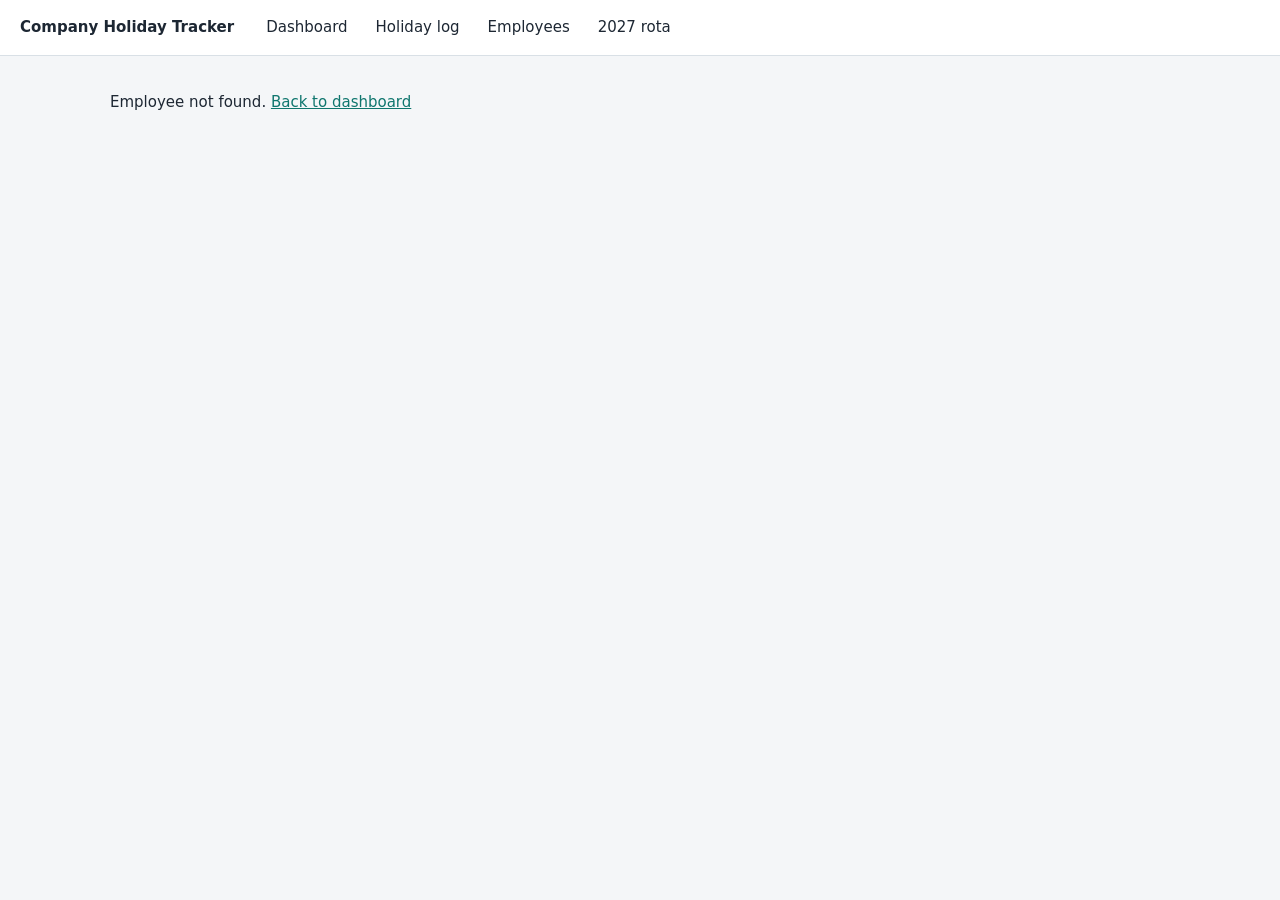
<file: employee.html>
<!doctype html><html lang="en"><head><meta charset="utf-8"><meta name="viewport" content="width=device-width,initial-scale=1"><title>Employee · Holiday Tracker</title><link rel="stylesheet" href="shared.css"></head><body><main></main>
<script src="shared.js"></script><script>
App.init('employee',()=>{const s=App.s,n=new URLSearchParams(location.search).get('n'),e=s.emps.find(x=>x.n==n);
if(!e){$('main').innerHTML='<p>Employee not found. <a href="forconnor.html">Back to dashboard</a></p>';return}
const c=App.calc(e);document.title=n+' · Holiday Tracker';
$('main').innerHTML=`<h1>${esc(n)}</h1><p>${esc(e.d)} · ${esc(e.team)} · started ${fmt(e.start)}</p>
<div class="stats">${[['Total available',c.total],['Annual leave used',c.used],['Remaining',c.remaining],['Sick days',c.sick],['Bradford Factor',`<span class="pill ${App.bf(c.bf)}">${c.bf}</span>`]].map(([a,b])=>`<div class="card">${a}<b>${b}</b></div>`).join('')}</div>
<p>Total = allowance ${c.base} + carryover ${+e.carry||0} + bank holiday accrual ${c.acc} + long service ${c.ls}.</p>
<h2>Entries</h2><div class="wrap"><table><tr><th>Date<th>Type<th>Days<th>Notes</tr>${s.log.filter(l=>l.e==n).sort((a,b)=>a.d<b.d?1:-1).map(l=>`<tr><td>${fmt(l.d)}<td>${esc(l.t)}<td>${l.days}<td>${esc(l.note)}</tr>`).join('')||'<tr><td>No entries yet.</tr>'}</table></div>`});
</script></body></html>
</file>
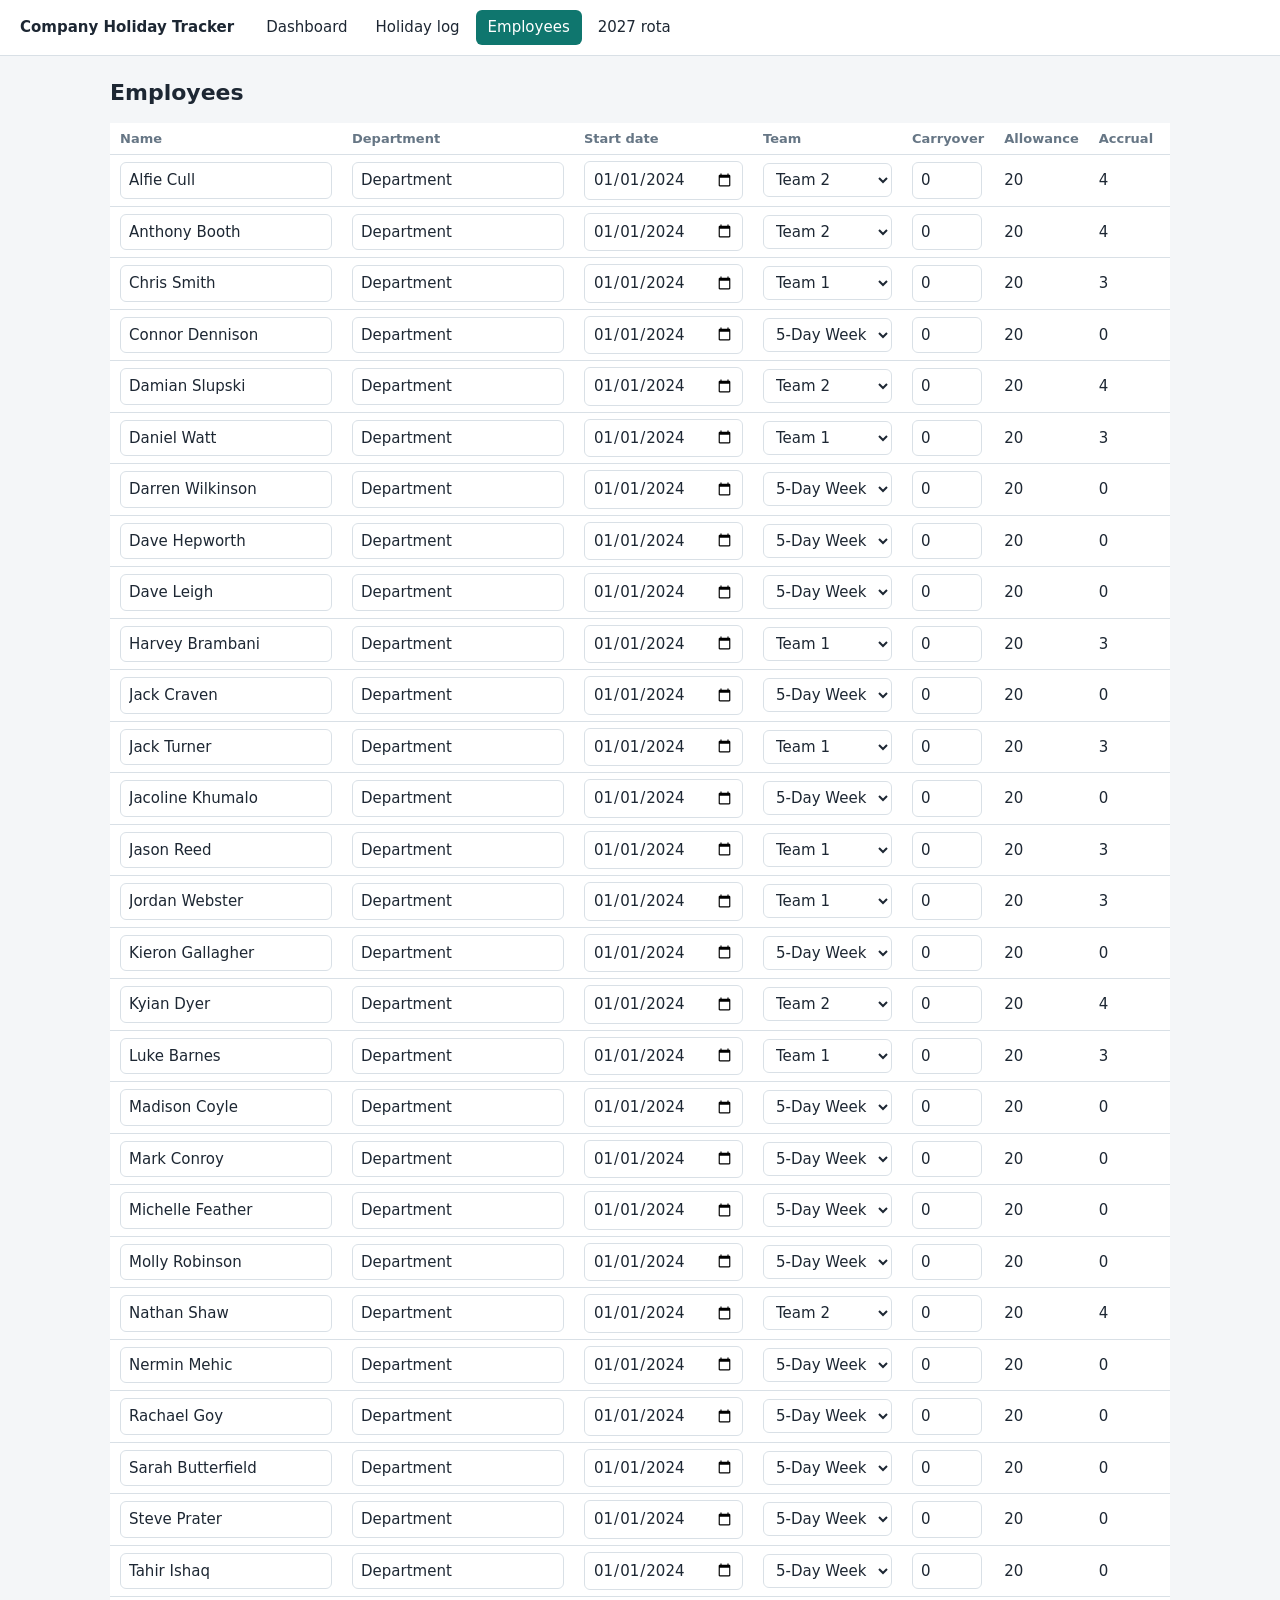
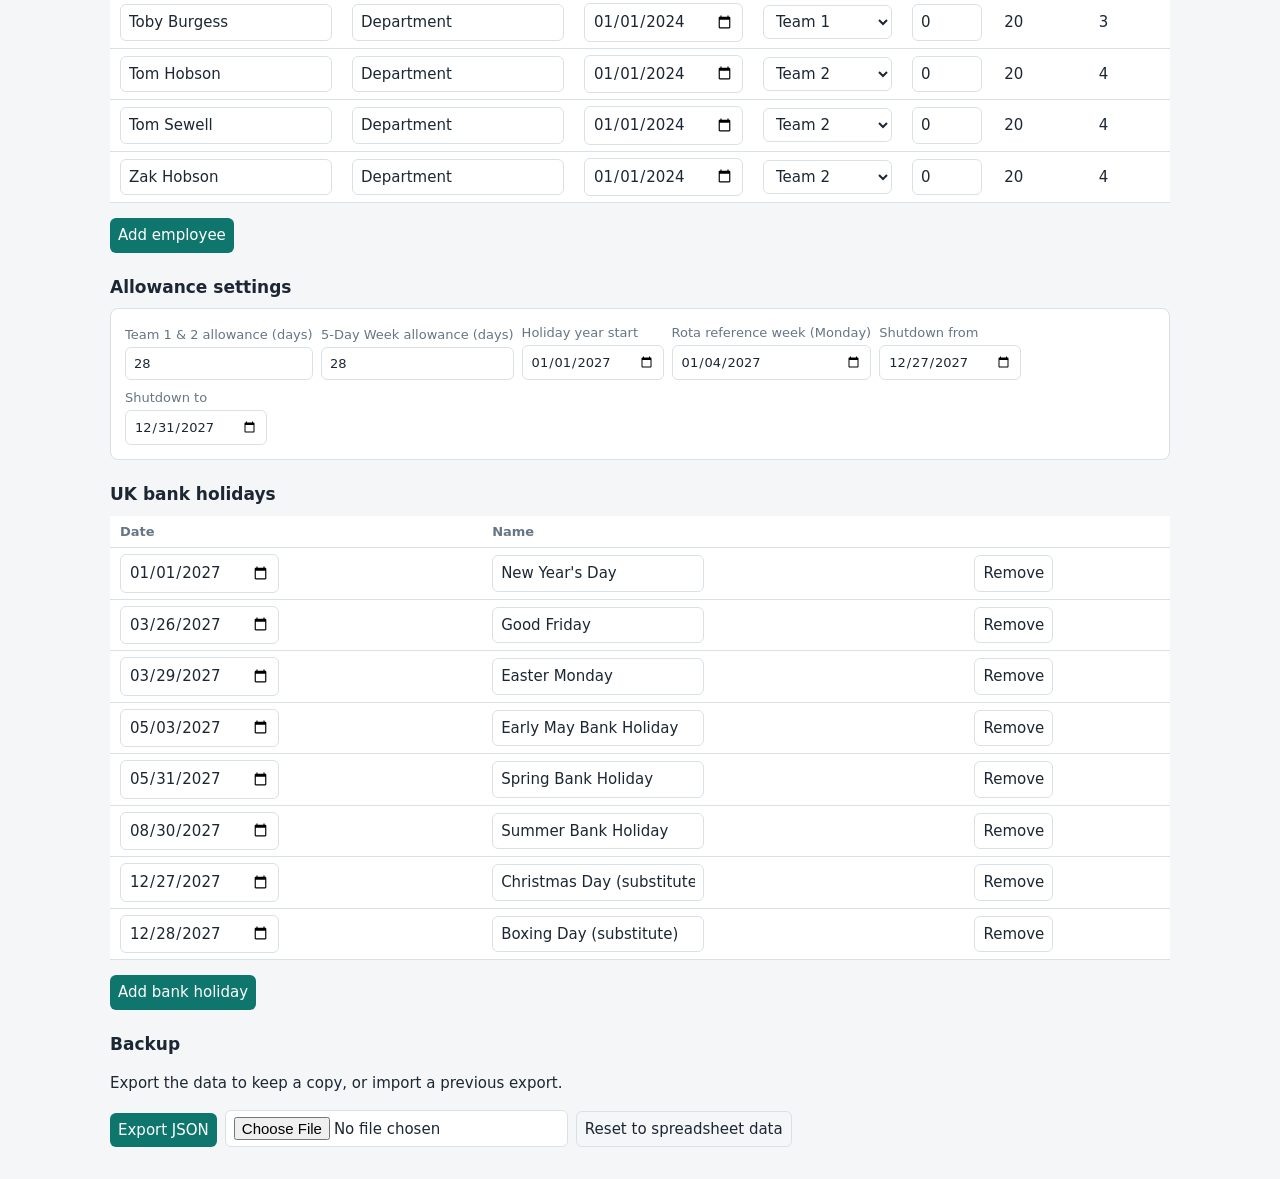
<file: employees.html>
<!doctype html><html lang="en"><head><meta charset="utf-8"><meta name="viewport" content="width=device-width,initial-scale=1"><title>Employees · Holiday Tracker</title><link rel="stylesheet" href="shared.css"></head><body><main>
<h1>Employees</h1>
<div class="wrap"><table id="e"></table></div><p><button id="add">Add employee</button></p>
<h2>Allowance settings</h2><div class="card row" id="set"></div>
<h2>UK bank holidays</h2><div class="wrap"><table id="bh"></table></div><p><button id="addbh">Add bank holiday</button></p>
<h2>Backup</h2><p>Export the data to keep a copy, or import a previous export.</p>
<div class="row"><button id="ex">Export JSON</button><input type="file" id="im" accept=".json" aria-label="Import JSON"><button class="g" id="rs">Reset to spreadsheet data</button></div></main>
<script src="shared.js"></script><script>
App.init('employees',()=>{const s=App.s;
const lab={a12:'Team 1 & 2 allowance (days)',a5:'5-Day Week allowance (days)',ys:'Holiday year start',ref:'Rota reference week (Monday)',shS:'Shutdown from',shE:'Shutdown to'};
function draw(){
$('#e').innerHTML='<tr><th>Name<th>Department<th>Start date<th>Team<th>Carryover<th>Allowance<th>Accrual<th>Long service<th>Total<th></tr>'+s.emps.map((e,i)=>{const c=App.calc(e),d=`data-i="${i}" data-k`;return `<tr><td><input ${d}="n" value="${esc(e.n)}"><td><input ${d}="d" value="${esc(e.d)}"><td><input type="date" ${d}="start" value="${e.start}"><td><select ${d}="team">${['Team 1','Team 2','5-Day Week'].map(t=>`<option${t==e.team?' selected':''}>${t}</option>`).join('')}</select><td><input type="number" step="0.5" style="width:70px" ${d}="carry" value="${e.carry}"><td>${c.base}<td>${c.acc}<td>${c.ls}<td><b>${c.total}</b><td><button class="g" data-del="${i}">Remove</button></tr>`}).join('');
$('#set').innerHTML=Object.keys(lab).map(k=>`<label>${lab[k]}<input data-s="${k}" ${/^a/.test(k)?'type="number"':'type="date"'} value="${s.set[k]}"></label>`).join('');
$('#bh').innerHTML='<tr><th>Date<th>Name<th></tr>'+s.bh.map((b,i)=>`<tr><td><input type="date" data-b="${i}" data-j="0" value="${b[0]}"><td><input data-b="${i}" data-j="1" value="${esc(b[1])}"><td><button class="g" data-delb="${i}">Remove</button></tr>`).join('')}
document.onchange=e=>{const t=e.target.dataset;
 if(t.k){const o=s.emps[t.i];if(t.k=='n')s.log.forEach(l=>{if(l.e==o.n)l.e=e.target.value});o[t.k]=e.target.value}
 else if(t.s)s.set[t.s]=/^a/.test(t.s)?+e.target.value:e.target.value;
 else if(t.b)s.bh[t.b][t.j]=e.target.value;else return;
 App.save();draw()};
document.onclick=e=>{const t=e.target.dataset;
 if(t.del!=null&&confirm('Remove this employee? Their log entries are kept.'))s.emps.splice(t.del,1);
 else if(t.delb!=null)s.bh.splice(t.delb,1);else return;App.save();draw()};
$('#add').onclick=()=>{s.emps.push({n:'New employee',d:'Department',start:iso(new Date()),carry:0,team:'5-Day Week'});App.save();draw()};
$('#addbh').onclick=()=>{s.bh.push([iso(new Date()),'Bank holiday']);App.save();draw()};
$('#ex').onclick=()=>{const a=document.createElement('a');a.href=URL.createObjectURL(new Blob([JSON.stringify(s,null,1)]));a.download='holiday-tracker-backup.json';a.click()};
$('#im').onchange=e=>e.target.files[0].text().then(t=>{App.s=JSON.parse(t);App.save();location.reload()});
$('#rs').onclick=()=>{if(confirm('Replace all data with the original spreadsheet data?')){App.s=structuredClone(SEED);App.save();location.reload()}};
draw()});
</script></body></html>
</file>
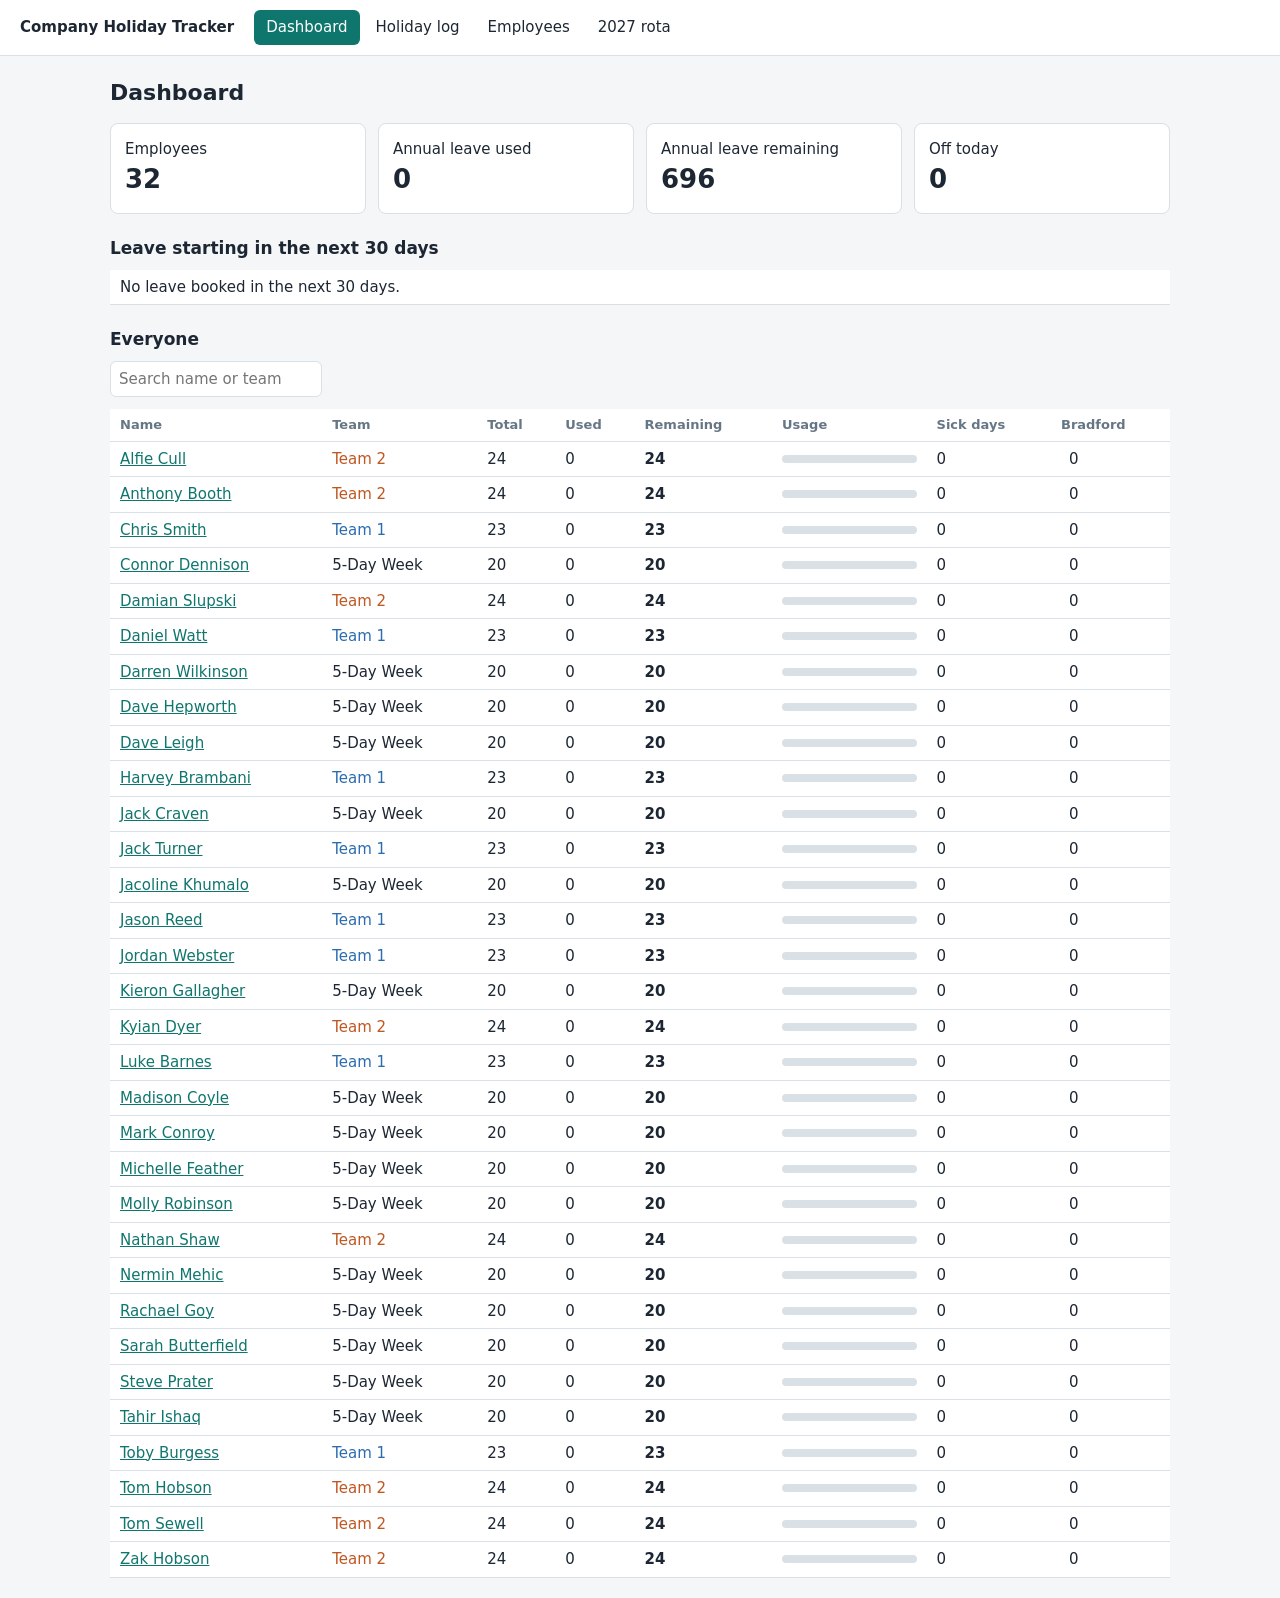
<file: forconnor.html>
<!doctype html><html lang="en"><head><meta charset="utf-8"><meta name="viewport" content="width=device-width,initial-scale=1"><title>Dashboard · Holiday Tracker</title><link rel="stylesheet" href="shared.css"></head><body><main>
<h1>Dashboard</h1><div class="stats" id="st"></div>
<h2>Leave starting in the next 30 days</h2><div class="wrap"><table id="up"></table></div>
<h2>Everyone</h2><div class="row"><input id="q" placeholder="Search name or team" aria-label="Search"></div><div class="wrap"><table id="t"></table></div></main>
<script src="shared.js"></script><script>
App.init('forconnor',()=>{const s=App.s,today=iso(new Date()),end=iso(new Date(Date.now()+30*864e5)),cs=s.emps.map(App.calc);
$('#st').innerHTML=[['Employees',s.emps.length],['Annual leave used',cs.reduce((a,c)=>a+c.used,0)],['Annual leave remaining',cs.reduce((a,c)=>a+c.remaining,0)],['Off today',s.log.filter(l=>l.d<=today&&iso(new Date(D(l.d).getTime()+(Math.ceil(l.days)-1)*864e5))>=today).length]].map(([a,b])=>`<div class="card">${a}<b>${b}</b></div>`).join('');
const up=s.log.filter(l=>l.d>=today&&l.d<=end).sort((a,b)=>a.d<b.d?-1:1);
$('#up').innerHTML=up.length?'<tr><th>Date<th>Employee<th>Type<th>Days</tr>'+up.map(l=>`<tr><td>${fmt(l.d)}<td>${esc(l.e)}<td>${esc(l.t)}<td>${l.days}</tr>`).join(''):'<tr><td>No leave booked in the next 30 days.</tr>';
function draw(){const q=$('#q').value.toLowerCase();
$('#t').innerHTML='<tr><th>Name<th>Team<th>Total<th>Used<th>Remaining<th>Usage<th>Sick days<th>Bradford</tr>'+s.emps.filter(e=>(e.n+e.team).toLowerCase().includes(q)).map(e=>{const c=App.calc(e);return `<tr><td><a href="employee.html?n=${encodeURIComponent(e.n)}">${esc(e.n)}</a><td class="${e.team=='Team 1'?'t1':e.team=='Team 2'?'t2':''}">${esc(e.team)}<td>${c.total}<td>${c.used}<td><b>${c.remaining}</b><td><div class="bar"><i style="width:${Math.max(0,Math.min(100,c.used/c.total*100))}%"></i></div><td>${c.sick}<td><span class="pill ${App.bf(c.bf)}">${c.bf}</span></tr>`}).join('')}
$('#q').oninput=draw;draw()});
</script></body></html>
</file>
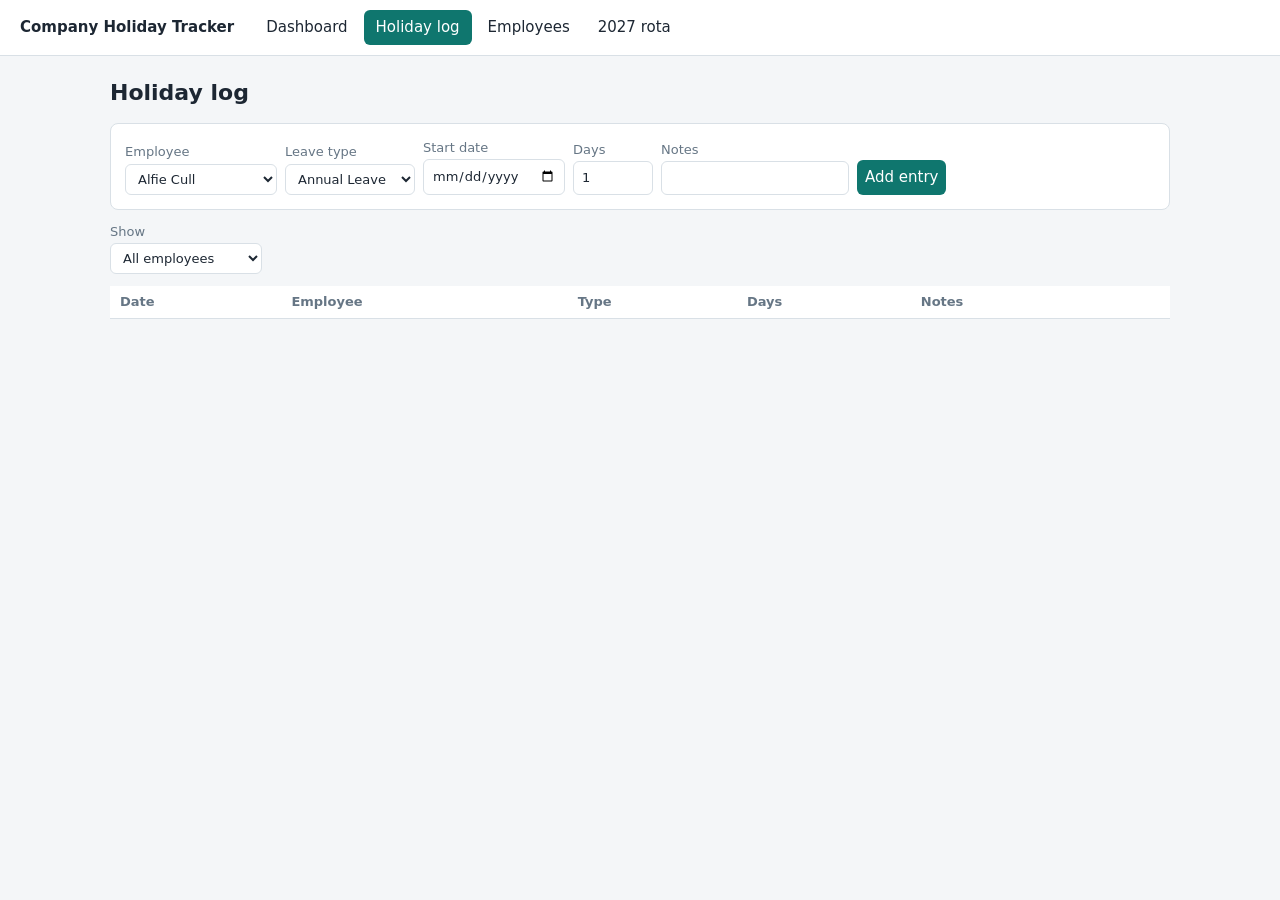
<file: log.html>
<!doctype html><html lang="en"><head><meta charset="utf-8"><meta name="viewport" content="width=device-width,initial-scale=1"><title>Holiday log · Holiday Tracker</title><link rel="stylesheet" href="shared.css"></head><body><main>
<h1>Holiday log</h1>
<div class="card row"><label>Employee<select id="emp"></select></label><label>Leave type<select id="typ"></select></label><label>Start date<input type="date" id="dt"></label><label>Days<input type="number" id="dy" value="1" min="0.5" step="0.5" style="width:80px"></label><label>Notes<input id="nt"></label><button id="add">Add entry</button></div>
<div class="row"><label>Show<select id="fe"></select></label></div>
<div class="wrap"><table id="t"></table></div></main>
<script src="shared.js"></script><script>
App.init('log',()=>{const s=App.s,o=a=>a.map(x=>`<option>${esc(x)}</option>`).join('');
$('#emp').innerHTML=o(s.emps.map(e=>e.n));$('#typ').innerHTML=o(TYPES);$('#fe').innerHTML='<option value="">All employees</option>'+o(s.emps.map(e=>e.n));
$('#add').onclick=()=>{const d=$('#dt').value,n=+$('#dy').value;if(!d||!(n>0))return alert('Enter a start date and the number of days.');s.log.push({e:$('#emp').value,d,t:$('#typ').value,days:n,note:$('#nt').value});App.save();$('#nt').value='';draw()};
function draw(){const f=$('#fe').value;
$('#t').innerHTML='<tr><th>Date<th>Employee<th>Type<th>Days<th>Notes<th></tr>'+s.log.map((l,i)=>({...l,i})).filter(l=>!f||l.e==f).sort((a,b)=>a.d<b.d?1:-1).map(l=>`<tr><td>${fmt(l.d)}<td>${esc(l.e)}<td>${esc(l.t)}<td>${l.days}<td>${esc(l.note)}<td><button class="g" data-del="${l.i}">Delete</button></tr>`).join('')}
$('#fe').onchange=draw;
$('#t').onclick=e=>{const i=e.target.dataset.del;if(i!=null&&confirm('Delete this entry?')){s.log.splice(i,1);App.save();draw()}};draw()});
</script></body></html>
</file>
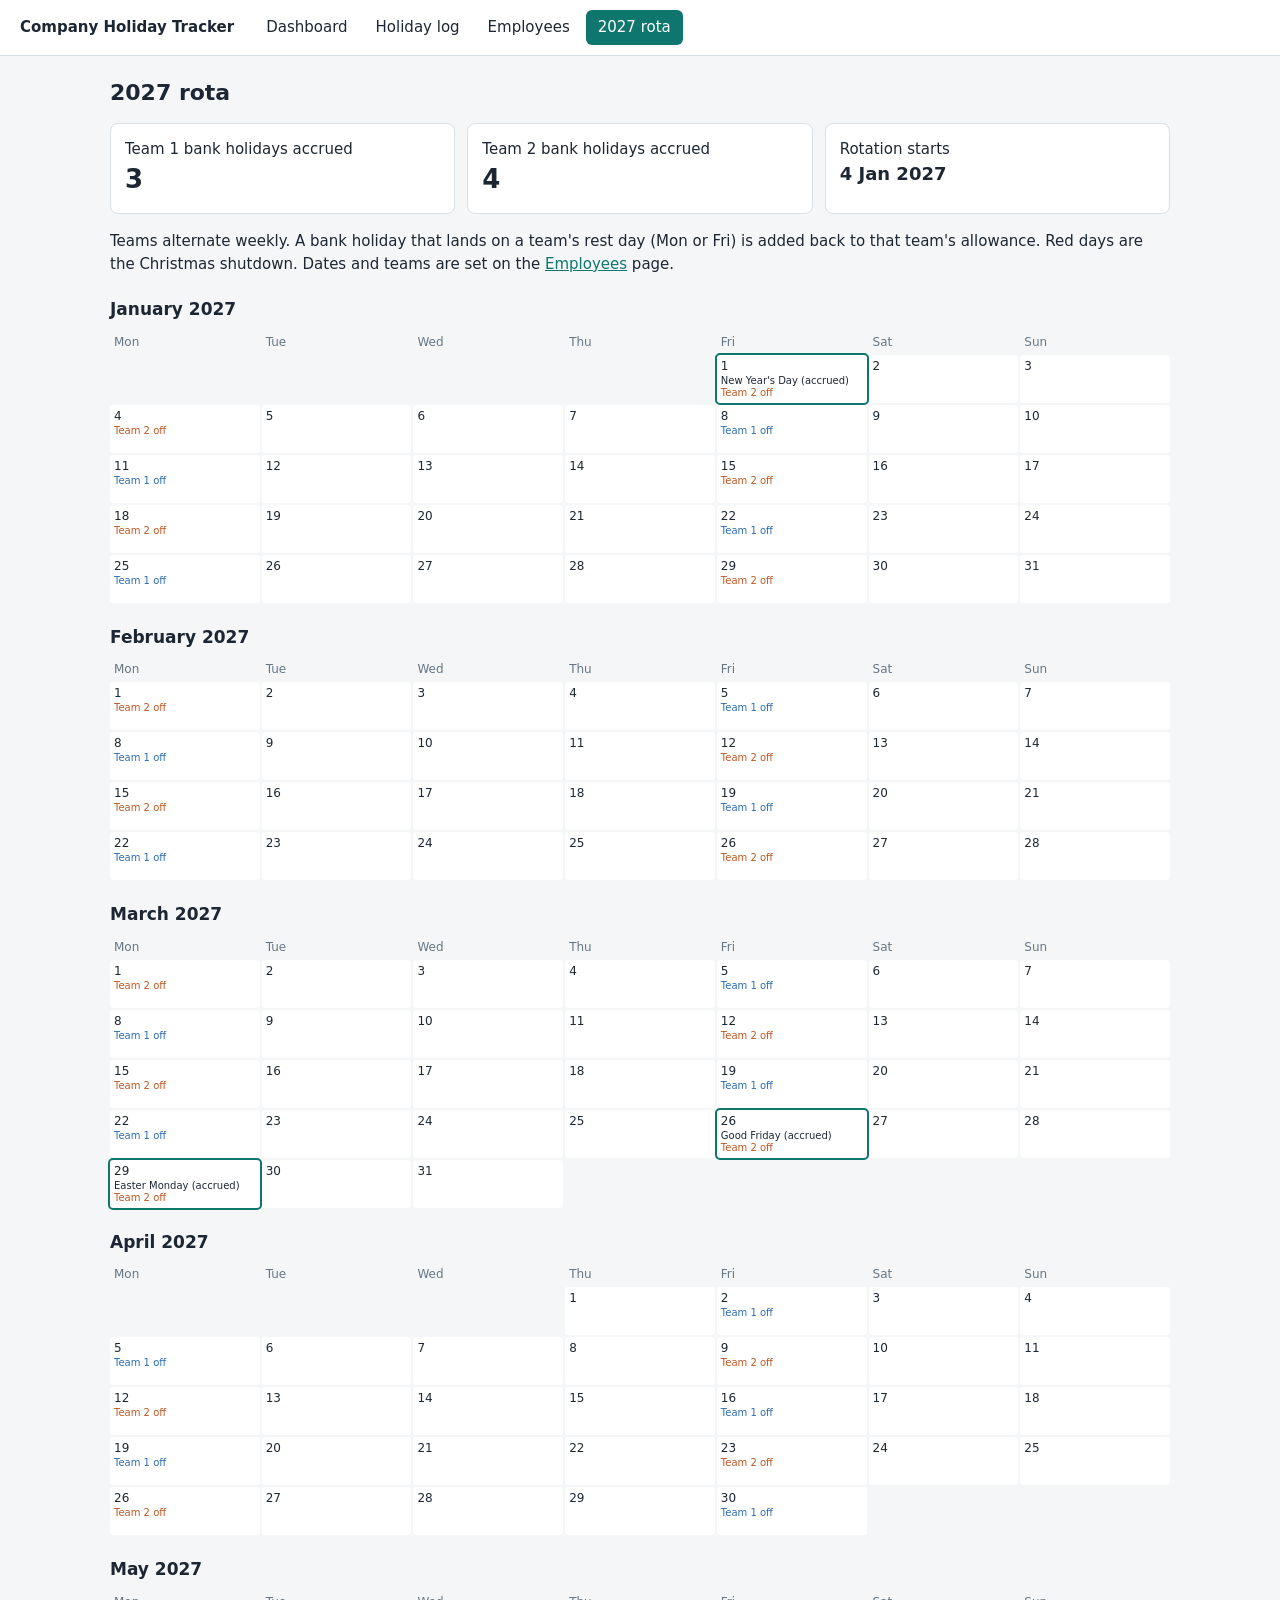
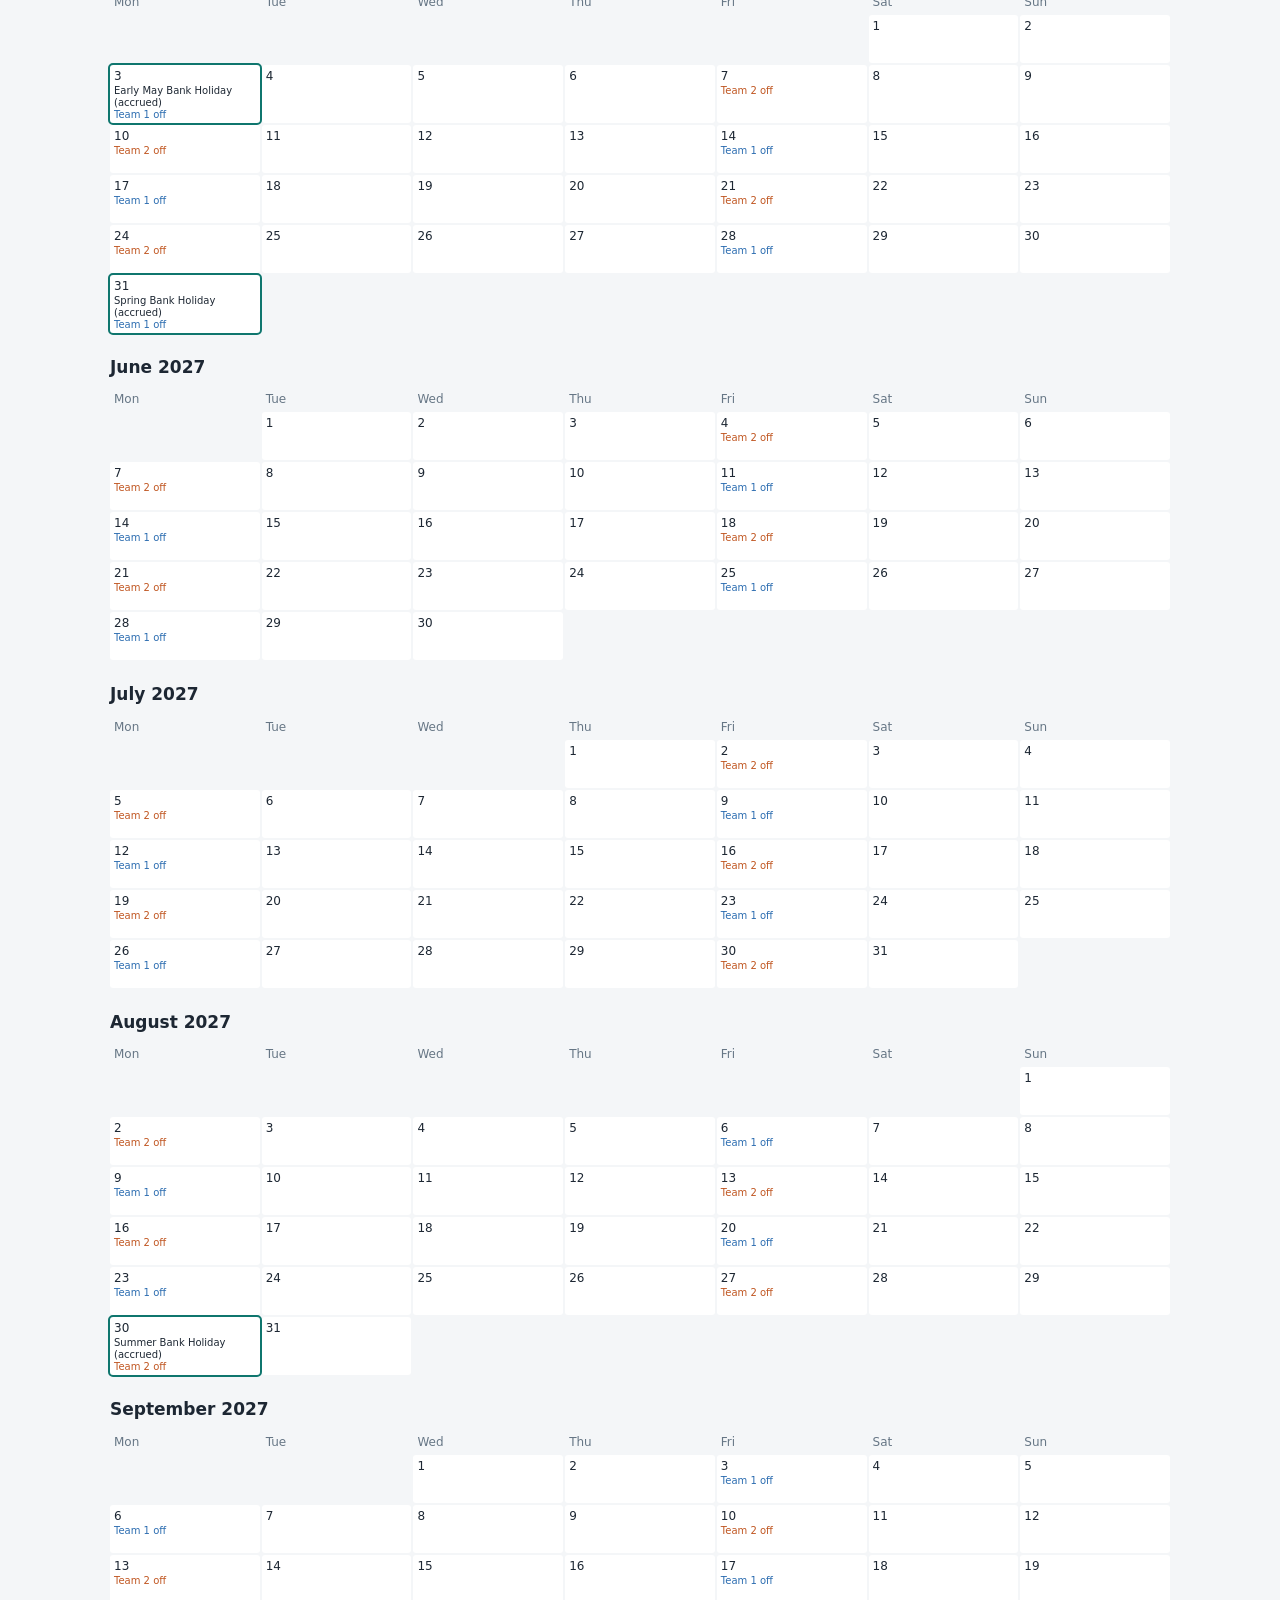
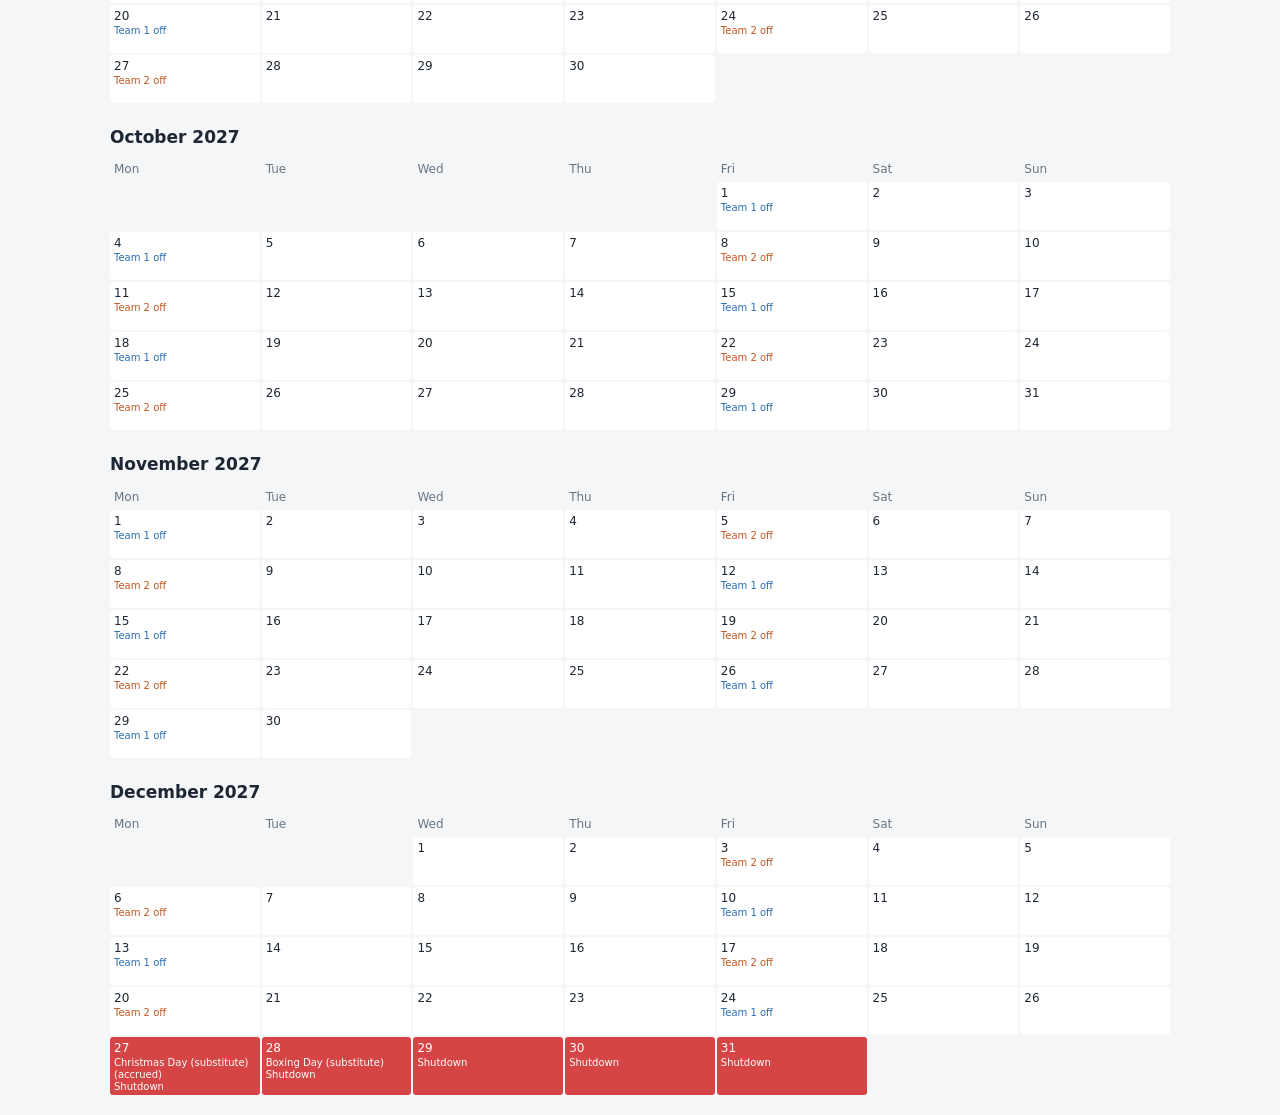
<file: rota.html>
<!doctype html><html lang="en"><head><meta charset="utf-8"><meta name="viewport" content="width=device-width,initial-scale=1"><title>2027 rota · Holiday Tracker</title><link rel="stylesheet" href="shared.css"></head><body><main>
<h1>2027 rota</h1><div id="r"></div></main>
<script src="shared.js"></script><script>
App.init('rota',()=>{const s=App.s,b=Object.fromEntries(s.bh),sd=D(s.set.shS),ed=D(s.set.shE);
let h=`<div class="stats"><div class="card">Team 1 bank holidays accrued<b>${App.acc('Team 1')}</b></div><div class="card">Team 2 bank holidays accrued<b>${App.acc('Team 2')}</b></div><div class="card">Rotation starts<b style="font-size:18px">${fmt(s.set.ref)}</b></div></div>
<p>Teams alternate weekly. A bank holiday that lands on a team's rest day (Mon or Fri) is added back to that team's allowance. Red days are the Christmas shutdown. Dates and teams are set on the <a href="employees.html">Employees</a> page.</p>`;
for(let m=0;m<12;m++){const f=new Date(Date.UTC(2027,m,1)),n=new Date(Date.UTC(2027,m+1,0)).getUTCDate();
h+=`<h2>${f.toLocaleString('en-GB',{month:'long',timeZone:'UTC'})} 2027</h2><div class="cal">`+['Mon','Tue','Wed','Thu','Fri','Sat','Sun'].map(d=>`<div class="h">${d}</div>`).join('')+'<div class="h"></div>'.repeat((f.getUTCDay()||7)-1);
for(let d=1;d<=n;d++){const x=new Date(Date.UTC(2027,m,d)),k=iso(x),o=App.offT(x),sh=x>=sd&&x<=ed;
h+=`<div style="${sh?'background:#d64545;color:#fff':b[k]?'outline:2px solid var(--ac)':''}">${d}${b[k]?`<small>${esc(b[k])}${o.length?' (accrued)':''}</small>`:''}${sh?'<small>Shutdown</small>':o.map(t=>`<small class="${t=='Team 1'?'t1':'t2'}">${t} off</small>`).join('')}</div>`}
h+='</div>'}
$('#r').innerHTML=h});
</script></body></html>
</file>
<file: shared.css>
:root{--ink:#1d2733;--bg:#f4f6f8;--card:#fff;--line:#d9e0e6;--ac:#0f766e;--t1:#2b6cb0;--t2:#c05621;--mut:#667685}
@media(prefers-color-scheme:dark){:root{--ink:#e6ebf0;--bg:#141a21;--card:#1c242d;--line:#2d3944;--ac:#14a89b;--t1:#63a4e8;--t2:#f0a05f;--mut:#9aa9b6}}
*{box-sizing:border-box}body{margin:0;background:var(--bg);color:var(--ink);font:15px/1.5 "Segoe UI",system-ui,sans-serif}
nav{display:flex;gap:4px;align-items:center;padding:10px 20px;background:var(--card);border-bottom:1px solid var(--line);flex-wrap:wrap}
nav b{margin-right:16px}nav a{padding:6px 12px;border-radius:6px;color:var(--ink);text-decoration:none}nav a.on{background:var(--ac);color:#fff}
main{max-width:1100px;margin:0 auto;padding:20px}h1{font-size:22px;margin:0 0 14px}h2{font-size:17px;margin:22px 0 8px}a{color:var(--ac)}
.card{background:var(--card);border:1px solid var(--line);border-radius:8px;padding:14px}
.stats{display:grid;grid-template-columns:repeat(auto-fit,minmax(150px,1fr));gap:12px;margin-bottom:16px}.stats b{display:block;font-size:26px}
.wrap{overflow-x:auto}table{width:100%;border-collapse:collapse;background:var(--card)}th,td{padding:6px 10px;border-bottom:1px solid var(--line);text-align:left;white-space:nowrap}th{font-size:13px;color:var(--mut)}
input,select,button{font:inherit;padding:6px 8px;border:1px solid var(--line);border-radius:6px;background:var(--card);color:var(--ink)}
button{cursor:pointer;background:var(--ac);color:#fff;border:0}button.g{background:none;color:var(--ink);border:1px solid var(--line)}
:focus-visible{outline:2px solid var(--ac);outline-offset:2px}
.row{display:flex;gap:8px;flex-wrap:wrap;align-items:end;margin-bottom:12px}.row label{display:flex;flex-direction:column;font-size:13px;color:var(--mut);gap:2px}
.bar{height:8px;background:var(--line);border-radius:4px;min-width:90px}.bar i{display:block;height:100%;background:var(--ac);border-radius:4px}
.t1{color:var(--t1)}.t2{color:var(--t2)}.pill{padding:1px 8px;border-radius:10px}.amber{background:#f6d365;color:#000}.orange{background:#f4a261;color:#000}.red{background:#d64545;color:#fff}
.cal{display:grid;grid-template-columns:repeat(7,1fr);gap:2px;font-size:12px}.cal div{min-height:48px;padding:2px 4px;background:var(--card);border-radius:3px}.cal .h{min-height:0;color:var(--mut);background:none}.cal small{display:block;line-height:1.2}
@media(max-width:600px){main{padding:12px}}
</file>
